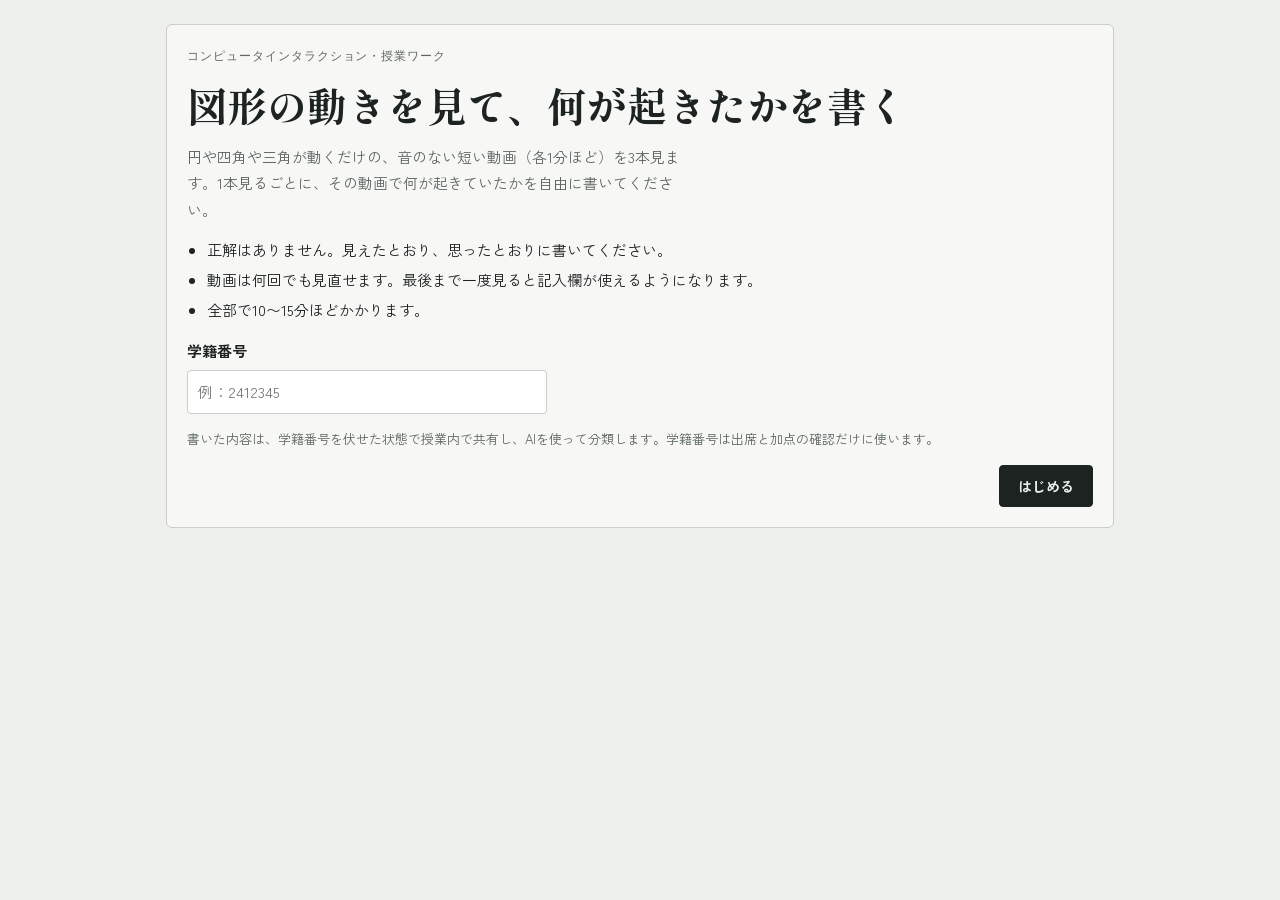
<file: index.html>
<!doctype html>
<html lang="ja">
<head>
<meta charset="utf-8">
<meta name="viewport" content="width=device-width, initial-scale=1, viewport-fit=cover">
<title>図形の動き 3本</title>
<link rel="preconnect" href="https://fonts.googleapis.com">
<link rel="preconnect" href="https://fonts.gstatic.com" crossorigin>
<link rel="stylesheet" href="https://fonts.googleapis.com/css2?family=Shippori+Mincho+B1:wght@600;800&family=Zen+Kaku+Gothic+New:wght@400;500;700&family=IBM+Plex+Mono:wght@400;500&display=swap">
<link rel="stylesheet" href="common.css">
<style>
  .card { background: var(--panel); border: 1px solid var(--line); border-radius: 6px; padding: 20px; display: grid; gap: 14px; }
  .field { display: grid; gap: 6px; max-width: 360px; }
  .field label { font-weight: 700; }
  .rules { margin: 0; padding-left: 1.3em; display: grid; gap: 4px; }
  .steps { display: flex; align-items: center; gap: 12px; flex-wrap: wrap; }
  .pips { display: flex; gap: 6px; }
  .pips i { width: 28px; height: 6px; border-radius: 3px; background: var(--line); display: block; }
  .pips i.done { background: var(--fg); }
  .pips i.now { background: var(--accent); }
  .steplabel { font-family: var(--mono); font-size: 13px; color: var(--muted); font-variant-numeric: tabular-nums; }
  .q { font-weight: 700; font-size: 16px; }
  .answer { display: grid; gap: 8px; }
  .row { display: flex; flex-wrap: wrap; gap: 10px 16px; align-items: center; justify-content: space-between; }
  .count { font-family: var(--mono); font-size: 13px; color: var(--muted); font-variant-numeric: tabular-nums; }
  .count.ok { color: var(--ok); }
  .err { color: var(--danger); font-size: 14px; flex: 1 1 200px; min-width: 0; }
  .foot { display: flex; justify-content: space-between; gap: 12px; flex-wrap: wrap; font-size: 13px; color: var(--muted); }
  .linkbtn { background: none; border: 0; padding: 0; color: var(--muted); text-decoration: underline; font-size: 13px; }
  .done-mark { font-family: var(--display); font-size: 22px; }
  a { color: var(--accent); }
</style>
</head>
<body>
<div class="wrap">
  <div id="demoBanner" class="banner" hidden>テストモードです。config.js に GAS_URL が設定されていないため、回答は送信されません。</div>

  <!-- 開始画面 -->
  <section id="intro" class="card" aria-labelledby="introTitle">
    <div class="eyebrow" id="course">授業ワーク</div>
    <h1 id="introTitle">図形の動きを見て、何が起きたかを書く</h1>
    <p class="lede">円や四角や三角が動くだけの、音のない短い動画（各1分ほど）を3本見ます。1本見るごとに、その動画で何が起きていたかを自由に書いてください。</p>
    <ul class="rules">
      <li>正解はありません。見えたとおり、思ったとおりに書いてください。</li>
      <li>動画は何回でも見直せます。最後まで一度見ると記入欄が使えるようになります。</li>
      <li>全部で10〜15分ほどかかります。</li>
    </ul>
    <div class="field">
      <label for="studentId">学籍番号</label>
      <input type="text" id="studentId" inputmode="text" autocomplete="off" maxlength="20" placeholder="例：2412345">
    </div>
    <p class="note">書いた内容は、学籍番号を伏せた状態で授業内で共有し、AIを使って分類します。学籍番号は出席と加点の確認だけに使います。</p>
    <div class="row">
      <span class="err" id="introErr" role="alert"></span>
      <button class="primary" id="startBtn">はじめる</button>
    </div>
  </section>

  <!-- 動画と記述 -->
  <section id="task" hidden aria-labelledby="taskTitle">
    <div style="display:grid;gap:14px">
      <div class="steps">
        <span class="steplabel" id="stepLabel">1 / 3</span>
        <div class="pips" aria-hidden="true"><i></i><i></i><i></i></div>
      </div>
      <h2 id="taskTitle">1本目の動画</h2>
      <div class="stage">
        <canvas id="cv" aria-label="図形が動く無音の動画"></canvas>
        <button class="bigplay" id="bigPlay">▶ 再生する</button>
        <div class="tc" id="tc">0:00</div>
      </div>
      <div class="bar">
        <button class="primary" id="playBtn">▶ 再生</button>
        <button id="restartBtn">最初から</button>
        <div class="scrub">
          <input type="range" id="scrub" min="0" max="60" step="0.1" value="0" aria-label="再生位置">
          <span class="time" id="time">0:00 / 1:00</span>
        </div>
      </div>
      <div class="answer">
        <label for="answer" class="q">この動画で何が起きていたか、自由に説明してください。</label>
        <p class="note" id="answerHint">動画を最後まで一度見ると、書けるようになります。</p>
        <textarea id="answer" rows="7" disabled></textarea>
        <div class="row">
          <span class="count" id="count">0字</span>
          <span class="err" id="taskErr" role="alert"></span>
          <button class="primary" id="submitBtn" disabled>送信して次へ</button>
        </div>
      </div>
      <div class="foot">
        <span id="whoami"></span>
        <button class="linkbtn" id="resetBtn">学籍番号を入れ直す</button>
      </div>
    </div>
  </section>

  <!-- 完了 -->
  <section id="done" class="card" hidden aria-labelledby="doneTitle">
    <p class="done-mark">3本とも送信しました</p>
    <h2 id="doneTitle">おつかれさまでした</h2>
    <p>このあと授業で、みんなの書いた解釈をスクリーンに映して一緒に見ていきます。このページは閉じてかまいません。</p>
  </section>
</div>

<script src="config.js"></script>
<script src="api.js"></script>
<script src="scenes.js"></script>
<script>
(function () {
  'use strict';
  var CFG = window.APP_CONFIG || {};
  var MIN = Number(CFG.MIN_CHARS) || 20;
  var KEY = 'hs-stance-progress-v1';
  var $ = function (id) { return document.getElementById(id); };

  if (API.demo) $('demoBanner').hidden = false;
  if (CFG.COURSE_LABEL) $('course').textContent = CFG.COURSE_LABEL + '・授業ワーク';

  function load() { try { return JSON.parse(localStorage.getItem(KEY) || 'null'); } catch (e) { return null; } }
  function save(s) { try { localStorage.setItem(KEY, JSON.stringify(s)); } catch (e) {} }
  function clear() { try { localStorage.removeItem(KEY); } catch (e) {} }
  function draftKey() { return KEY + ':draft:' + state.order[state.idx]; }
  function uuid() {
    if (window.crypto && crypto.randomUUID) return crypto.randomUUID();
    return 'xxxxxxxx-xxxx-4xxx-yxxx-xxxxxxxxxxxx'.replace(/[xy]/g, function (c) { var r = Math.random() * 16 | 0; return (c === 'x' ? r : (r & 3 | 8)).toString(16); });
  }
  function shuffle(a) { a = a.slice(); for (var i = a.length - 1; i > 0; i--) { var j = Math.floor(Math.random() * (i + 1)); var t = a[i]; a[i] = a[j]; a[j] = t; } return a; }

  var state = load();
  var player = null, watchedOnce = false, plays = 0, watched = 0;

  function show(id) { ['intro', 'task', 'done'].forEach(function (s) { $(s).hidden = s !== id; }); window.scrollTo(0, 0); }

  /* ---------- 開始 ---------- */
  $('startBtn').addEventListener('click', function () {
    var sid = $('studentId').value.trim().replace(/\s+/g, '');
    if (!/^[0-9A-Za-z\-]{3,20}$/.test(sid)) { $('introErr').textContent = '学籍番号を半角英数字で入力してください。'; $('studentId').focus(); return; }
    $('introErr').textContent = '';
    state = { sessionId: uuid(), studentId: sid, order: shuffle(['A', 'B', 'C']), idx: 0 };
    save(state);
    startVideo();
  });
  $('studentId').addEventListener('keydown', function (e) { if (e.key === 'Enter') $('startBtn').click(); });

  $('resetBtn').addEventListener('click', function () {
    if (player) player.pause();
    clear(); state = null; $('studentId').value = ''; show('intro'); $('studentId').focus();
  });

  /* ---------- 動画 ---------- */
  function startVideo() {
    var vid = state.order[state.idx], sc = HS.SCENES[vid];
    show('task');
    $('stepLabel').textContent = (state.idx + 1) + ' / 3';
    $('taskTitle').textContent = (state.idx + 1) + '本目の動画';
    $('whoami').textContent = '学籍番号 ' + state.studentId;
    Array.prototype.forEach.call(document.querySelectorAll('.pips i'), function (el, i) {
      el.className = i < state.idx ? 'done' : (i === state.idx ? 'now' : '');
    });
    $('scrub').max = sc.duration;
    watchedOnce = false; plays = 0; watched = 0;
    var draft = ''; try { draft = localStorage.getItem(draftKey()) || ''; } catch (e) {}
    $('answer').value = draft;
    if (draft) watchedOnce = true;
    $('taskErr').textContent = '';
    $('bigPlay').hidden = false;
    $('bigPlay').textContent = '▶ 再生する';
    if (!player) {
      player = HS.createPlayer($('cv'), sc, {
        onTime: updateTime,
        onState: updateState,
        onEnd: function () { watchedOnce = true; updateAnswerState(); },
        onStartFromZero: function () { plays++; },
        onAdvance: function (dt) { watched += dt; }
      });
    } else {
      player.setScene(sc);
    }
    updateTime(player); updateState(player); updateAnswerState();
  }

  function updateTime(p) {
    $('scrub').value = p.t.toFixed(1);
    $('time').textContent = HS.fmt(p.t) + ' / ' + HS.fmt(p.scene.duration);
    $('tc').textContent = HS.fmt(p.t);
  }
  function updateState(p) {
    $('playBtn').textContent = p.playing ? '❚❚ 一時停止' : '▶ 再生';
    if (p.playing) $('bigPlay').hidden = true;
    else if (p.t >= p.scene.duration) { $('bigPlay').hidden = false; $('bigPlay').textContent = '↻ もう一度見る'; }
  }
  function updateAnswerState() {
    var ta = $('answer');
    ta.disabled = !watchedOnce;
    $('answerHint').textContent = watchedOnce
      ? '見直しは何回でもできます。' + MIN + '字以上で書いてください。'
      : '動画を最後まで一度見ると、書けるようになります。';
    updateCount();
  }
  function updateCount() {
    var n = $('answer').value.trim().length;
    $('count').textContent = n + '字' + (n < MIN ? '（あと' + (MIN - n) + '字）' : '');
    $('count').className = 'count' + (n >= MIN ? ' ok' : '');
    $('submitBtn').disabled = !watchedOnce || n < MIN;
  }

  $('bigPlay').addEventListener('click', function () { if (player.t >= player.scene.duration) player.restart(); else player.play(); });
  $('playBtn').addEventListener('click', function () { player.toggle(); });
  $('restartBtn').addEventListener('click', function () { player.restart(); });
  $('scrub').addEventListener('input', function () { player.seek(parseFloat($('scrub').value)); });
  $('answer').addEventListener('input', function () {
    updateCount();
    try { localStorage.setItem(draftKey(), $('answer').value); } catch (e) {}
  });

  /* ---------- 送信 ---------- */
  $('submitBtn').addEventListener('click', async function () {
    var btn = $('submitBtn'), text = $('answer').value.trim();
    if (text.length < MIN) return;
    btn.disabled = true; btn.textContent = '送信しています…'; $('taskErr').textContent = '';
    if (player) player.pause();
    try {
      await API.post({
        action: 'submit',
        sessionId: state.sessionId,
        studentId: state.studentId,
        videoId: state.order[state.idx],
        position: state.idx + 1,
        order: state.order.join(''),
        text: text,
        plays: plays,
        watchedSec: Math.round(watched),
        userAgent: navigator.userAgent
      });
      try { localStorage.removeItem(draftKey()); } catch (e) {}
      state.idx++; save(state);
      btn.textContent = '送信して次へ';
      if (state.idx >= 3) show('done'); else startVideo();
    } catch (err) {
      $('taskErr').textContent = err.message + ' 書いた内容は消えていません。';
      btn.textContent = 'もう一度送信する';
      btn.disabled = false;
    }
  });

  /* ---------- 再開 ---------- */
  if (state && state.order && state.studentId) {
    if (state.idx >= 3) show('done'); else startVideo();
  } else {
    show('intro');
  }
})();
</script>
</body>
</html>
</file>
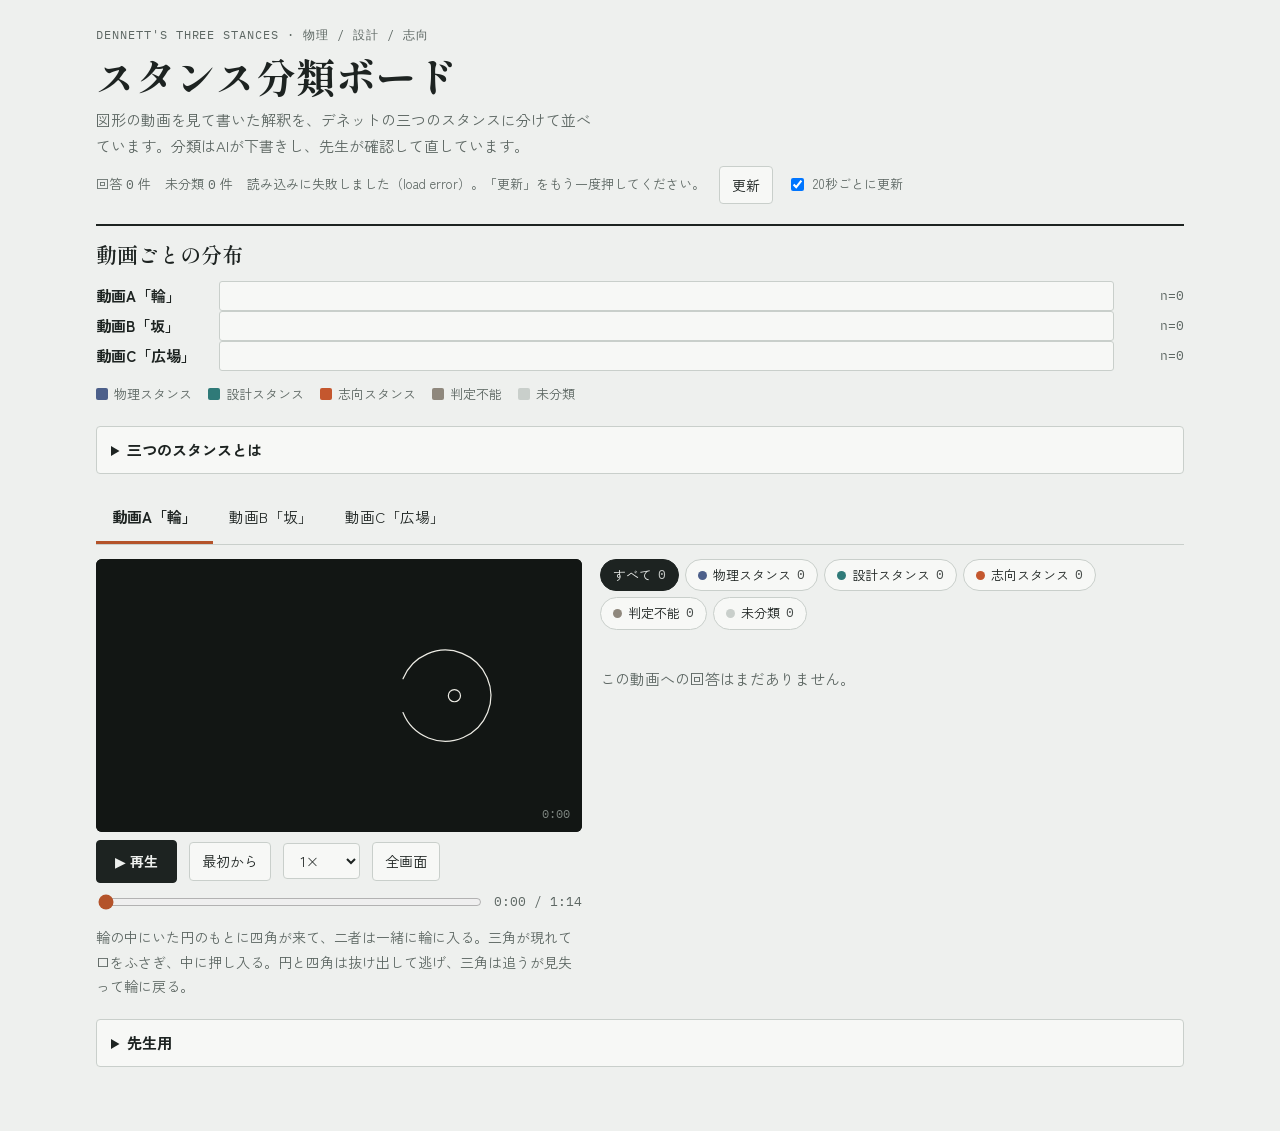
<file: results.html>
<!doctype html>
<html lang="ja">
<head>
<meta charset="utf-8">
<meta name="viewport" content="width=device-width, initial-scale=1, viewport-fit=cover">
<title>スタンス分類ボード</title>
<link rel="preconnect" href="https://fonts.googleapis.com">
<link rel="preconnect" href="https://fonts.gstatic.com" crossorigin>
<link rel="stylesheet" href="https://fonts.googleapis.com/css2?family=Shippori+Mincho+B1:wght@600;800&family=Zen+Kaku+Gothic+New:wght@400;500;700&family=IBM+Plex+Mono:wght@400;500&display=swap">
<link rel="stylesheet" href="common.css">
<style>
  .wrap { max-width: 1120px; }
  header { display: grid; gap: 6px; }
  .status { display: flex; flex-wrap: wrap; gap: 8px 14px; align-items: center; font-size: 13px; color: var(--muted); }
  .status label { display: flex; gap: 6px; align-items: center; }
  .status .num { font-family: var(--mono); font-variant-numeric: tabular-nums; }

  /* 分布 */
  .dist { display: grid; gap: 12px; border-top: 2px solid var(--fg); padding-top: 14px; }
  .distrow { display: grid; grid-template-columns: 7.5em 1fr 4em; gap: 10px; align-items: center; }
  .distrow .vname { font-weight: 700; }
  .distrow .n { font-family: var(--mono); font-size: 13px; color: var(--muted); text-align: right; font-variant-numeric: tabular-nums; }
  .stack { display: flex; height: 30px; border-radius: 3px; overflow: hidden; background: var(--panel); border: 1px solid var(--line); min-width: 0; }
  .stack span { display: flex; align-items: center; justify-content: center; font-family: var(--mono); font-size: 12px; color: #fff; white-space: nowrap; overflow: hidden; min-width: 0; transition: flex-basis .4s ease; }
  .stack span.l-none { color: var(--muted); background: repeating-linear-gradient(135deg, var(--st-none) 0 6px, transparent 6px 12px); }
  .legend { display: flex; flex-wrap: wrap; gap: 6px 16px; font-size: 13px; color: var(--muted); }
  .legend i { display: inline-block; width: 12px; height: 12px; border-radius: 2px; margin-right: 6px; vertical-align: -1px; }
  .l-physical { background: var(--st-physical); }
  .l-design { background: var(--st-design); }
  .l-intentional { background: var(--st-intentional); }
  .l-unclear { background: var(--st-unclear); }
  .l-none { background: var(--st-none); }

  /* スタンスの説明 */
  .stances { display: grid; grid-template-columns: repeat(auto-fit, minmax(240px, 1fr)); gap: 12px; margin-top: 10px; }
  .stances > div { min-width: 0; border-left: 4px solid var(--line); padding: 2px 0 2px 12px; }
  .stances b { display: block; }
  .stances .ex { font-size: 13px; color: var(--muted); }
  details.box { border: 1px solid var(--line); border-radius: 4px; background: var(--panel); padding: 10px 14px; }
  details.box > summary { cursor: pointer; font-weight: 700; }

  /* タブ */
  .tabs { display: flex; gap: 0; border-bottom: 1px solid var(--line); overflow-x: auto; }
  .tabs button { border: 0; border-bottom: 3px solid transparent; border-radius: 0; background: none; padding: 10px 16px; font-size: 15px; white-space: nowrap; }
  .tabs button[aria-selected="true"] { border-bottom-color: var(--accent); font-weight: 700; }
  .panel { display: grid; gap: 14px; }
  .vnote { color: var(--muted); max-width: 70ch; font-size: 14px; }
  .chips { display: flex; flex-wrap: wrap; gap: 6px; }
  .chips button { border-radius: 999px; padding: 4px 12px; font-size: 13px; display: inline-flex; gap: 6px; align-items: center; }
  .chips button[aria-pressed="true"] { background: var(--fg); color: var(--bg); border-color: var(--fg); }
  .chips .c { font-family: var(--mono); font-variant-numeric: tabular-nums; opacity: .8; }

  /* 回答カード */
  .cards { display: grid; grid-template-columns: repeat(auto-fill, minmax(280px, 1fr)); gap: 12px; align-items: start; }
  .ans { background: var(--panel); border: 1px solid var(--line); border-radius: 6px; padding: 14px; display: grid; gap: 10px; min-width: 0; }
  .ans .txt { white-space: pre-wrap; overflow-wrap: anywhere; }
  .ans .meta { display: flex; flex-wrap: wrap; gap: 6px 10px; align-items: center; }
  .tag { display: inline-flex; align-items: center; gap: 6px; font-size: 12.5px; font-weight: 700; padding: 2px 10px; border-radius: 999px; color: #fff; }
  .tag.l-none { color: var(--muted); background: none; border: 1px dashed var(--muted); }
  .src { font-size: 12px; color: var(--muted); }
  .reason { font-size: 13px; color: var(--muted); border-top: 1px solid var(--line); padding-top: 8px; }
  .ans select { font-size: 13px; padding: 3px 8px; }
  .empty { color: var(--muted); padding: 24px 0; }

  /* 先生用 */
  .teacher { display: grid; gap: 10px; }
  .teacher .row { display: flex; flex-wrap: wrap; gap: 10px; align-items: center; }
  .teacher input { max-width: 220px; }
  .msg { font-size: 13px; color: var(--muted); }
  .msg.err { color: var(--danger); }
  .split { display: grid; gap: 18px; align-items: start; }
  .player-col, .answers-col { display: grid; gap: 12px; min-width: 0; align-content: start; }
  .player-wrap { display: grid; gap: 8px; }
  .stage:fullscreen { display: flex; align-items: center; justify-content: center; border-radius: 0; }
  .stage:fullscreen canvas { width: min(100vw, calc(100vh * 16 / 9)); height: auto; }
  @media (min-width: 900px) {
    .split { grid-template-columns: minmax(0, 5fr) minmax(0, 6fr); }
    .player-col { position: sticky; top: calc(env(safe-area-inset-top, 0px) + 12px); }
    .cards { grid-template-columns: repeat(auto-fill, minmax(240px, 1fr)); }
  }

  @media (max-width: 520px) {
    .distrow { grid-template-columns: 1fr 3.5em; }
    .distrow .vname { grid-column: 1 / -1; }
  }
</style>
</head>
<body>
<div class="wrap">
  <div id="demoBanner" class="banner" hidden>サンプルデータを表示しています。config.js に GAS_URL を設定すると、実際の回答が表示されます。</div>

  <header>
    <div class="eyebrow">DENNETT'S THREE STANCES · 物理 / 設計 / 志向</div>
    <h1>スタンス分類ボード</h1>
    <p class="lede">図形の動画を見て書いた解釈を、デネットの三つのスタンスに分けて並べています。分類はAIが下書きし、先生が確認して直しています。</p>
    <div class="status">
      <span>回答 <span class="num" id="total">0</span> 件</span>
      <span>未分類 <span class="num" id="unc">0</span> 件</span>
      <span id="updated">読み込み中…</span>
      <button id="refreshBtn">更新</button>
      <label><input type="checkbox" id="auto" checked> 20秒ごとに更新</label>
    </div>
  </header>

  <section class="dist" aria-labelledby="distTitle">
    <h2 id="distTitle">動画ごとの分布</h2>
    <div id="distRows"></div>
    <div class="legend" id="legend"></div>
  </section>

  <details class="box">
    <summary>三つのスタンスとは</summary>
    <div class="stances">
      <div style="border-left-color:var(--st-physical)"><b>物理スタンス</b>物体の位置・速度・衝突・力で説明する。<p class="ex">例：三角が円にぶつかり、円ははじかれて画面の外へ動いた。</p></div>
      <div style="border-left-color:var(--st-design)"><b>設計スタンス</b>誰かが作った仕組みやルール、機能として説明する。<p class="ex">例：三角は近くのものを追うようにプログラムされている。</p></div>
      <div style="border-left-color:var(--st-intentional)"><b>志向スタンス</b>信念・欲求・意図・感情を持つ存在として説明する。<p class="ex">例：三角は二人を追い出したくて怒っていた。</p></div>
      <div style="border-left-color:var(--st-unclear)"><b>判定不能</b>空欄、無関係、短すぎるなどで判断できない。</div>
    </div>
  </details>

  <section class="panel" aria-label="動画ごとの回答">
    <div class="tabs" role="tablist" id="tabs"></div>
    <div class="split">
      <div class="player-col">
        <div class="player-wrap" id="playerWrap">
          <div class="stage" id="stage"><canvas id="cv" aria-label="図形が動く無音の動画"></canvas><div class="tc" id="tc">0:00</div></div>
          <div class="bar">
            <button class="primary" id="playBtn">▶ 再生</button>
            <button id="restartBtn">最初から</button>
            <select id="speed" aria-label="再生速度"><option value="0.5">0.5×</option><option value="1" selected>1×</option><option value="1.5">1.5×</option><option value="2">2×</option></select>
            <button id="fsBtn">全画面</button>
          </div>
          <div class="scrub"><input type="range" id="scrub" min="0" max="60" step="0.1" value="0" aria-label="再生位置"><span class="time" id="time">0:00</span></div>
        </div>
        <p class="vnote" id="vnote"></p>
      </div>
      <div class="answers-col">
    <div class="chips" id="chips" role="group" aria-label="スタンスで絞り込む"></div>
    <div class="cards" id="cards"></div>
      </div>
    </div>
  </section>

  <details class="box" id="teacherBox">
    <summary>先生用</summary>
    <div class="teacher">
      <div class="row" id="loginRow">
        <label for="pw">パスワード</label>
        <input type="password" id="pw" autocomplete="current-password">
        <button id="loginBtn">入る</button>
        <span class="msg" id="loginMsg"></span>
      </div>
      <div id="tools" hidden>
        <div class="row">
          <button class="accent" id="classifyBtn">未分類をAIで分類する</button>
          <span class="msg" id="classifyMsg"></span>
        </div>
        <p class="note">各回答カードのメニューでラベルを直せます。直したラベルは「先生」と表示され、AIの再分類で上書きされません。</p>
        <div class="row"><button id="logoutBtn">先生モードを終える</button></div>
      </div>
    </div>
  </details>
</div>

<script src="config.js"></script>
<script src="api.js"></script>
<script src="scenes.js"></script>
<script>
(function () {
  'use strict';
  var $ = function (id) { return document.getElementById(id); };
  var LABELS = [
    { key: 'physical', name: '物理スタンス', short: '物理' },
    { key: 'design', name: '設計スタンス', short: '設計' },
    { key: 'intentional', name: '志向スタンス', short: '志向' },
    { key: 'unclear', name: '判定不能', short: '不能' },
    { key: '', name: '未分類', short: '未' }
  ];
  var NAME = {}; LABELS.forEach(function (l) { NAME[l.key] = l.name; });
  var VIDEOS = ['A', 'B', 'C'];
  var S = { rows: [], video: 'A', filter: 'all', pw: null, busy: false };
  try { S.pw = sessionStorage.getItem('hs-teacher-pw'); } catch (e) {}
  try { var v = localStorage.getItem('hs-results-video'); if (VIDEOS.indexOf(v) >= 0) S.video = v; } catch (e) {}

  function cls(k) { return 'l-' + (k || 'none'); }
  function esc(s) { return String(s).replace(/[&<>"']/g, function (c) { return { '&': '&amp;', '<': '&lt;', '>': '&gt;', '"': '&quot;', "'": '&#39;' }[c]; }); }

  /* ---------- 凡例・タブ ---------- */
  $('legend').innerHTML = LABELS.map(function (l) { return '<span><i class="' + cls(l.key) + '"></i>' + l.name + '</span>'; }).join('');
  $('tabs').innerHTML = VIDEOS.map(function (v) {
    return '<button role="tab" id="tab-' + v + '" data-v="' + v + '">動画' + v + '「' + HS.SCENES[v].name + '」</button>';
  }).join('');
  $('tabs').addEventListener('click', function (e) {
    var b = e.target.closest('button[data-v]'); if (!b) return;
    S.video = b.dataset.v; S.filter = 'all';
    try { localStorage.setItem('hs-results-video', S.video); } catch (e2) {}
    player.setScene(HS.SCENES[S.video]);
    $('scrub').max = HS.SCENES[S.video].duration;
    render();
  });

  /* ---------- 描画 ---------- */
  function counts(rows) {
    var c = { physical: 0, design: 0, intentional: 0, unclear: 0, '': 0 };
    rows.forEach(function (r) { c[r.label || ''] = (c[r.label || ''] || 0) + 1; });
    return c;
  }

  function render() {
    var rows = S.rows;
    $('total').textContent = rows.length;
    $('unc').textContent = rows.filter(function (r) { return !r.label; }).length;

    // 分布
    $('distRows').innerHTML = VIDEOS.map(function (v) {
      var rs = rows.filter(function (r) { return r.videoId === v; }), c = counts(rs), n = rs.length;
      var segs = n ? LABELS.map(function (l) {
        var k = c[l.key]; if (!k) return '';
        var pct = k / n * 100;
        return '<span class="' + cls(l.key) + '" style="flex-basis:' + pct + '%" title="' + l.name + ' ' + k + '件（' + Math.round(pct) + '%）">' + (pct >= 9 ? l.short + ' ' + Math.round(pct) + '%' : '') + '</span>';
      }).join('') : '';
      return '<div class="distrow"><span class="vname">動画' + v + '「' + HS.SCENES[v].name + '」</span><div class="stack" role="img" aria-label="動画' + v + 'の分布">' + segs + '</div><span class="n">n=' + n + '</span></div>';
    }).join('');

    // タブ
    VIDEOS.forEach(function (v) { $('tab-' + v).setAttribute('aria-selected', String(v === S.video)); });
    $('vnote').textContent = HS.SCENES[S.video].note;

    // 絞り込み
    var vr = rows.filter(function (r) { return r.videoId === S.video; }), c = counts(vr);
    var chips = [{ key: 'all', name: 'すべて', n: vr.length }].concat(LABELS.map(function (l) { return { key: l.key, name: l.name, n: c[l.key] }; }));
    $('chips').innerHTML = chips.map(function (ch) {
      var k = ch.key === 'all' ? 'all' : (ch.key || 'none');
      var on = (S.filter === k);
      var dot = ch.key === 'all' ? '' : '<i class="' + cls(ch.key) + '" style="width:9px;height:9px;border-radius:50%;display:inline-block"></i>';
      return '<button data-f="' + k + '" aria-pressed="' + on + '">' + dot + ch.name + ' <span class="c">' + ch.n + '</span></button>';
    }).join('');

    // カード
    var shown = vr.filter(function (r) { return S.filter === 'all' || (r.label || 'none') === S.filter; });
    if (!shown.length) {
      $('cards').innerHTML = '<p class="empty">' + (vr.length ? 'この区分の回答はありません。' : 'この動画への回答はまだありません。') + '</p>';
      return;
    }
    var teacher = !!S.pw;
    $('cards').innerHTML = shown.map(function (r) {
      var meta;
      if (teacher) {
        meta = '<select data-id="' + esc(r.id) + '" aria-label="ラベルを変更">' +
          LABELS.filter(function (l) { return l.key; }).map(function (l) {
            return '<option value="' + l.key + '"' + (r.label === l.key ? ' selected' : '') + '>' + l.name + '</option>';
          }).join('') +
          (r.label ? '' : '<option value="" selected>未分類</option>') +
          (r.source === 'teacher' ? '<option value="__auto">AIの判定に戻す' + (r.autoLabel ? '（' + NAME[r.autoLabel] + '）' : '') + '</option>' : '') +
          '</select>';
      } else {
        meta = '<span class="tag ' + cls(r.label) + '">' + NAME[r.label || ''] + '</span>';
      }
      var src = r.source === 'teacher' ? '先生' : (r.source === 'auto' ? 'AI' : '');
      return '<article class="ans"><div class="txt">' + esc(r.text) + '</div>' +
        '<div class="meta">' + meta + (src ? '<span class="src">' + src + 'の判定</span>' : '') + '</div>' +
        (r.reason && r.source !== 'teacher' ? '<div class="reason">' + esc(r.reason) + '</div>' : '') +
        (r.reason && r.source === 'teacher' && r.autoLabel && r.autoLabel !== r.label ? '<div class="reason">AIは' + NAME[r.autoLabel] + 'と判定：' + esc(r.reason) + '</div>' : '') +
        '</article>';
    }).join('');
  }

  $('chips').addEventListener('click', function (e) {
    var b = e.target.closest('button[data-f]'); if (!b) return;
    S.filter = b.dataset.f; render();
  });

  /* ---------- データ取得 ---------- */
  async function refresh() {
    if (API.demo) { S.rows = S.rows.length ? S.rows : demoRows(); stamp(); render(); return; }
    try {
      var d = await API.get({ action: 'results' });
      if (!d || !d.ok) throw new Error((d && d.error) || '読み込めませんでした');
      S.rows = d.rows || [];
      stamp(); render();
    } catch (err) {
      $('updated').textContent = '読み込みに失敗しました（' + err.message + '）。「更新」をもう一度押してください。';
    }
  }
  function stamp() {
    var d = new Date();
    $('updated').textContent = '最終更新 ' + d.getHours() + ':' + String(d.getMinutes()).padStart(2, '0') + ':' + String(d.getSeconds()).padStart(2, '0');
  }
  $('refreshBtn').addEventListener('click', refresh);
  setInterval(function () {
    if (!$('auto').checked || document.hidden || S.busy) return;
    if (document.activeElement && document.activeElement.tagName === 'SELECT') return;
    refresh();
  }, 20000);

  /* ---------- 先生モード ---------- */
  function setTeacher(on) {
    $('loginRow').hidden = on; $('tools').hidden = !on;
    if (on) $('teacherBox').open = true;
    render();
  }
  $('loginBtn').addEventListener('click', async function () {
    var pw = $('pw').value; if (!pw) return;
    $('loginMsg').className = 'msg'; $('loginMsg').textContent = '確認しています…';
    try {
      if (!API.demo) {
        var r = await API.post({ action: 'verify', password: pw });
        if (!r.ok) throw new Error('パスワードが違います');
      }
      S.pw = pw; try { sessionStorage.setItem('hs-teacher-pw', pw); } catch (e) {}
      $('loginMsg').textContent = ''; $('pw').value = '';
      setTeacher(true);
    } catch (err) {
      S.pw = null; $('loginMsg').className = 'msg err'; $('loginMsg').textContent = err.message;
    }
  });
  $('pw').addEventListener('keydown', function (e) { if (e.key === 'Enter') $('loginBtn').click(); });
  $('logoutBtn').addEventListener('click', function () {
    S.pw = null; try { sessionStorage.removeItem('hs-teacher-pw'); } catch (e) {}
    setTeacher(false);
  });

  $('cards').addEventListener('change', async function (e) {
    var sel = e.target.closest('select[data-id]'); if (!sel || !S.pw) return;
    var id = sel.dataset.id, val = sel.value, row = S.rows.filter(function (r) { return r.id === id; })[0];
    if (!row) return;
    var label = val === '__auto' ? '' : val;
    sel.disabled = true; S.busy = true;
    try {
      if (!API.demo) await API.post({ action: 'relabel', password: S.pw, id: id, label: label });
      if (label) { row.label = label; row.source = 'teacher'; }
      else { row.label = row.autoLabel || ''; row.source = row.autoLabel ? 'auto' : ''; }
      render();
    } catch (err) {
      sel.disabled = false;
      $('classifyMsg').className = 'msg err'; $('classifyMsg').textContent = '保存できませんでした：' + err.message;
    } finally { S.busy = false; }
  });

  $('classifyBtn').addEventListener('click', async function () {
    var btn = $('classifyBtn'), msg = $('classifyMsg');
    btn.disabled = true; S.busy = true; msg.className = 'msg';
    var total = 0;
    try {
      if (API.demo) {
        S.rows.forEach(function (r) { if (!r.label) { r.label = r.autoLabel = 'intentional'; r.source = 'auto'; r.reason = '（サンプル）図形に意図を帰属している。'; total++; } });
        msg.textContent = total + '件を分類しました。';
      } else {
        for (var guard = 0; guard < 40; guard++) {
          msg.textContent = '分類しています…（ここまで ' + total + ' 件）';
          var r = await API.post({ action: 'classify', password: S.pw, limit: 20 });
          total += r.done;
          if (r.errors && r.errors.length && !r.done) throw new Error(r.errors[0]);
          if (!r.remaining || !r.done) break;
        }
        msg.textContent = total + '件を分類しました。';
        await refresh();
      }
      render();
    } catch (err) {
      msg.className = 'msg err'; msg.textContent = '途中で止まりました（' + total + '件は分類済み）：' + err.message;
      refresh();
    } finally { btn.disabled = false; S.busy = false; }
  });

  /* ---------- 動画の再生 ---------- */
  var player = HS.createPlayer($('cv'), HS.SCENES[S.video], {
    onTime: function (p) { $('scrub').value = p.t.toFixed(1); $('time').textContent = HS.fmt(p.t) + ' / ' + HS.fmt(p.scene.duration); $('tc').textContent = HS.fmt(p.t); },
    onState: function (p) { $('playBtn').textContent = p.playing ? '❚❚ 一時停止' : '▶ 再生'; }
  });
  $('scrub').max = HS.SCENES[S.video].duration;
  player.seek(0);
  $('playBtn').addEventListener('click', function () { player.toggle(); });
  $('restartBtn').addEventListener('click', function () { player.restart(); });
  $('scrub').addEventListener('input', function () { player.seek(parseFloat($('scrub').value)); });
  $('speed').addEventListener('change', function () { player.speed = parseFloat($('speed').value) || 1; });
  $('fsBtn').addEventListener('click', function () {
    var st = $('stage');
    try {
      if (document.fullscreenElement) document.exitFullscreen();
      else if (st.requestFullscreen) { var r = st.requestFullscreen(); if (r && r.catch) r.catch(function () {}); }
      else if (st.webkitRequestFullscreen) st.webkitRequestFullscreen();
    } catch (e) {}
  });
  document.addEventListener('fullscreenchange', function () { setTimeout(player.fit, 60); });
  document.addEventListener('keydown', function (e) {
    if (e.code !== 'Space' || /INPUT|SELECT|BUTTON|TEXTAREA/.test((document.activeElement || {}).tagName || '')) return;
    e.preventDefault(); player.toggle();
  });

  /* ---------- サンプルデータ（GAS_URL 未設定時のみ） ---------- */
  function demoRows() {
    var d = [
      ['A', '大きい三角が、円と四角の家に勝手に入ってきて二人を追い出そうとした。二人は協力して逃げて、三角は悔しそうに家に戻った。', 'intentional', 'auto', '三角の意図と二者の協力・感情で説明している。'],
      ['A', '三角は侵入者を検知すると追跡するセキュリティロボットのような動きだった。円と四角はそれを回避するアルゴリズム。', 'design', 'auto', '動きを機能・アルゴリズムとして説明している。'],
      ['A', '図形が輪の周りを移動して、三角が円と四角にぶつかり、二つは左に動いて画面の外に出た。', 'physical', 'auto', '位置と接触による移動の記述に終始している。'],
      ['A', '円と四角はカップルで、三角は元カレ。', 'intentional', 'teacher', '関係性を帰属している。'],
      ['A', 'よくわからなかった', 'unclear', 'auto', '内容が判断できない。'],
      ['A', '四角が来たとき円は最初少し警戒していたけど、すぐ仲良くなって一緒に家に入った。三角は二人の邪魔をした。', '', '', ''],
      ['B', '円が坂を登りたがっていて、四角が手伝ってあげた。三角は意地悪で円を落とした。最後に円は優しい四角のところへ行った。', 'intentional', 'auto', '欲求・援助・意地悪という意図で説明している。'],
      ['B', '円は坂で何度も転がり落ちていたが、四角に押されて上まで行った。その後三角に押されて下まで転がった。', 'physical', 'auto', '押す・転がるという力学的な記述が中心。'],
      ['B', '坂を登るタスクに失敗するエージェントと、補助するエージェント、妨害するエージェントの比較実験のデモに見えた。', 'design', 'auto', '役割を与えられたエージェントの仕組みとして説明している。'],
      ['B', '円ががんばっていた。', 'intentional', 'auto', '努力という内面を帰属している。'],
      ['B', '最初に四角が円を押し上げて、次に三角が押し下げた。円は最後に四角の隣に止まった。', 'physical', 'teacher', '出来事の順序を物理的に記述している。'],
      ['C', '三角と四角がまねっこ遊びをしていたら、小さい円が割り込んできて四角をとられた。三角はすねて離れたけど、戻ってきて仲直りした。', 'intentional', 'auto', '遊び・嫉妬・仲直りという心的状態で説明している。'],
      ['C', '三角が四角の動きを少し遅れてコピーしていた。追従するようにプログラムされたものと、ランダムに動くものに見えた。', 'design', 'auto', '追従するプログラムとして説明している。'],
      ['C', '三角と四角が上下に動き、小さい円が上から下に通過して四角の周りを回った。最後に円は下に消えた。', 'physical', 'auto', '軌道の記述に終始している。'],
      ['C', '何かの儀式みたいで不思議だった。', 'unclear', 'auto', 'スタンスを判断する手がかりが乏しい。'],
      ['C', '小さい円は最後、二人についていこうとしてあきらめたように見えた。', '', '', '']
    ];
    return d.map(function (x, i) {
      return { id: 'demo' + i, videoId: x[0], text: x[1], label: x[2], source: x[3], autoLabel: x[3] === 'auto' ? x[2] : (x[3] === 'teacher' ? 'physical' : ''), reason: x[4] };
    });
  }

  if (API.demo) $('demoBanner').hidden = false;
  $('scrub').max = HS.SCENES[S.video].duration;
  setTeacher(!!S.pw);
  refresh();
})();
</script>
</body>
</html>
</file>
<file: common.css>
/* Layout: 上映室のような暗いステージを主役に、その下に操作列と記述欄。結果サイトは同じトークンで一覧を組む。 */
:root {
  --bg: #eef0ee; --fg: #1d2321; --muted: #5d6763; --line: #c9cfcb; --panel: #f7f8f6; --field: #ffffff;
  --accent: #b4532a; --on-accent: #ffffff; --danger: #b3261e; --ok: #2f7a4f;
  --stage: #121614; --ink: #ecebe4; --ink-dim: #7c847f;
  --st-physical: #4c5f8a; --st-design: #2f7a78; --st-intentional: #c4572e; --st-unclear: #8f887d; --st-none: #c9cfcb;
  --display: "Shippori Mincho B1", "Hiragino Mincho ProN", "Yu Mincho", serif;
  --body: "Zen Kaku Gothic New", "Hiragino Sans", "Yu Gothic", system-ui, sans-serif;
  --mono: "IBM Plex Mono", ui-monospace, Menlo, monospace;
  color-scheme: light;
}
@media (prefers-color-scheme: dark) {
  :root:not([data-theme="light"]) {
    --bg: #1a1f1d; --fg: #e7e9e5; --muted: #9aa49f; --line: #333b37; --panel: #212825; --field: #161b19;
    --accent: #e08a5f; --on-accent: #1a1f1d; --danger: #f2867c; --ok: #7cc79a;
    --st-physical: #8ea2d4; --st-design: #5fb3ae; --st-intentional: #e58a62; --st-unclear: #8a857c; --st-none: #3a433f;
    color-scheme: dark;
  }
}
:root[data-theme="dark"] {
  --bg: #1a1f1d; --fg: #e7e9e5; --muted: #9aa49f; --line: #333b37; --panel: #212825; --field: #161b19;
  --accent: #e08a5f; --on-accent: #1a1f1d; --danger: #f2867c; --ok: #7cc79a;
  --st-physical: #8ea2d4; --st-design: #5fb3ae; --st-intentional: #e58a62; --st-unclear: #8a857c; --st-none: #3a433f;
  color-scheme: dark;
}
* { box-sizing: border-box; }
html, body { margin: 0; }
body { background: var(--bg); color: var(--fg); font-family: var(--body); font-size: 15px; line-height: 1.75; -webkit-text-size-adjust: 100%; }
[hidden] { display: none !important; }
.wrap { max-width: 980px; margin: 0 auto; padding-inline: 16px; padding-block: 24px 64px; display: grid; gap: 20px; }
.eyebrow { font-family: var(--mono); font-size: 12px; letter-spacing: .08em; color: var(--muted); }
h1 { font-family: var(--display); font-weight: 800; font-size: clamp(26px, 5vw, 40px); line-height: 1.25; margin: 0; text-wrap: balance; }
h2 { font-family: var(--display); font-weight: 600; font-size: 21px; line-height: 1.4; margin: 0; text-wrap: balance; }
p { margin: 0; }
.lede { color: var(--muted); max-width: 62ch; }
.note { font-size: 13px; color: var(--muted); }
.banner { border: 1px dashed var(--accent); color: var(--fg); background: var(--panel); border-radius: 4px; padding: 8px 12px; font-size: 13px; }

button, select, input, textarea { font: inherit; color: var(--fg); }
button, select { font-size: 14px; background: var(--panel); border: 1px solid var(--line); border-radius: 4px; padding: 6px 12px; cursor: pointer; }
button:disabled { opacity: .45; cursor: not-allowed; }
button.primary { background: var(--fg); color: var(--bg); border-color: var(--fg); font-weight: 700; padding: 8px 18px; }
button.accent { background: var(--accent); color: var(--on-accent); border-color: var(--accent); font-weight: 700; }
input[type="text"], input[type="password"], textarea { background: var(--field); border: 1px solid var(--line); border-radius: 4px; padding: 8px 10px; width: 100%; }
textarea { resize: vertical; min-height: 9em; line-height: 1.7; }
textarea:disabled { opacity: .55; }
:focus-visible { outline: 2px solid var(--accent); outline-offset: 2px; }

.stage { position: relative; background: var(--stage); border-radius: 6px; overflow: hidden; }
.stage canvas { display: block; width: 100%; aspect-ratio: 16 / 9; max-width: 100%; }
.stage .tc { position: absolute; right: 12px; bottom: 8px; font-family: var(--mono); font-size: 12px; color: var(--ink-dim); font-variant-numeric: tabular-nums; pointer-events: none; }
.stage .bigplay { position: absolute; inset: 0; margin: auto; width: max-content; height: max-content; background: rgba(18, 22, 20, .75); color: var(--ink); border: 1px solid var(--ink-dim); font-size: 17px; padding: 12px 26px; border-radius: 999px; }
.bar { display: flex; flex-wrap: wrap; gap: 10px 12px; align-items: center; }
.scrub { flex: 1 1 220px; display: flex; align-items: center; gap: 10px; min-width: 0; }
.scrub input { flex: 1; min-width: 0; accent-color: var(--accent); }
.time { font-family: var(--mono); font-size: 13px; color: var(--muted); font-variant-numeric: tabular-nums; white-space: nowrap; }

@media (prefers-reduced-motion: reduce) { * { scroll-behavior: auto !important; } }
</file>
